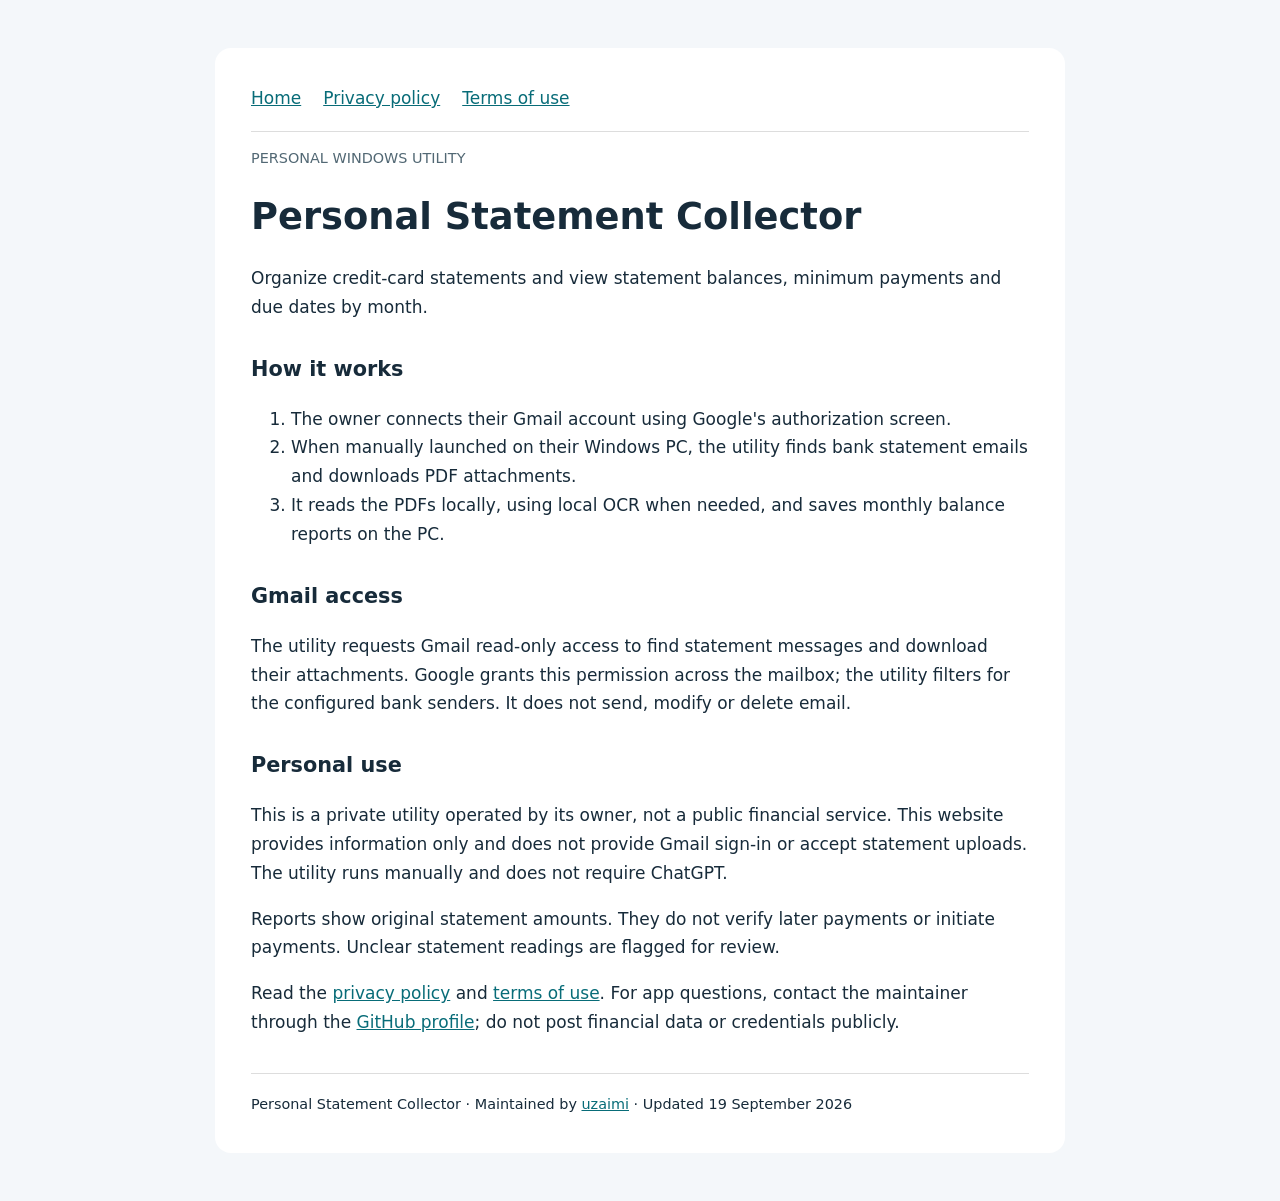
<file: index.html>
<!doctype html>
<html lang="en"><head><meta charset="utf-8"><meta name="viewport" content="width=device-width,initial-scale=1"><meta name="description" content="Personal Statement Collector: a local Windows utility for reading bank statement emails and organizing monthly balances."><title>Home | Personal Statement Collector</title><link rel="stylesheet" href="style.css"></head>
<body><main><nav aria-label="Main navigation"><a href="index.html">Home</a><a href="privacy.html">Privacy policy</a><a href="terms.html">Terms of use</a></nav><p class="tag">PERSONAL WINDOWS UTILITY</p><h1>Personal Statement Collector</h1><p>Organize credit-card statements and view statement balances, minimum payments and due dates by month.</p><h2>How it works</h2><ol><li>The owner connects their Gmail account using Google's authorization screen.</li><li>When manually launched on their Windows PC, the utility finds bank statement emails and downloads PDF attachments.</li><li>It reads the PDFs locally, using local OCR when needed, and saves monthly balance reports on the PC.</li></ol><h2>Gmail access</h2><p>The utility requests Gmail read-only access to find statement messages and download their attachments. Google grants this permission across the mailbox; the utility filters for the configured bank senders. It does not send, modify or delete email.</p><h2>Personal use</h2><p>This is a private utility operated by its owner, not a public financial service. This website provides information only and does not provide Gmail sign-in or accept statement uploads. The utility runs manually and does not require ChatGPT.</p><p>Reports show original statement amounts. They do not verify later payments or initiate payments. Unclear statement readings are flagged for review.</p><p>Read the <a href="privacy.html">privacy policy</a> and <a href="terms.html">terms of use</a>. For app questions, contact the maintainer through the <a href="https://github.com/uzaimi">GitHub profile</a>; do not post financial data or credentials publicly.</p><footer>Personal Statement Collector · Maintained by <a href="https://github.com/uzaimi">uzaimi</a> · Updated 19 September 2026</footer></main></body></html>
</file>
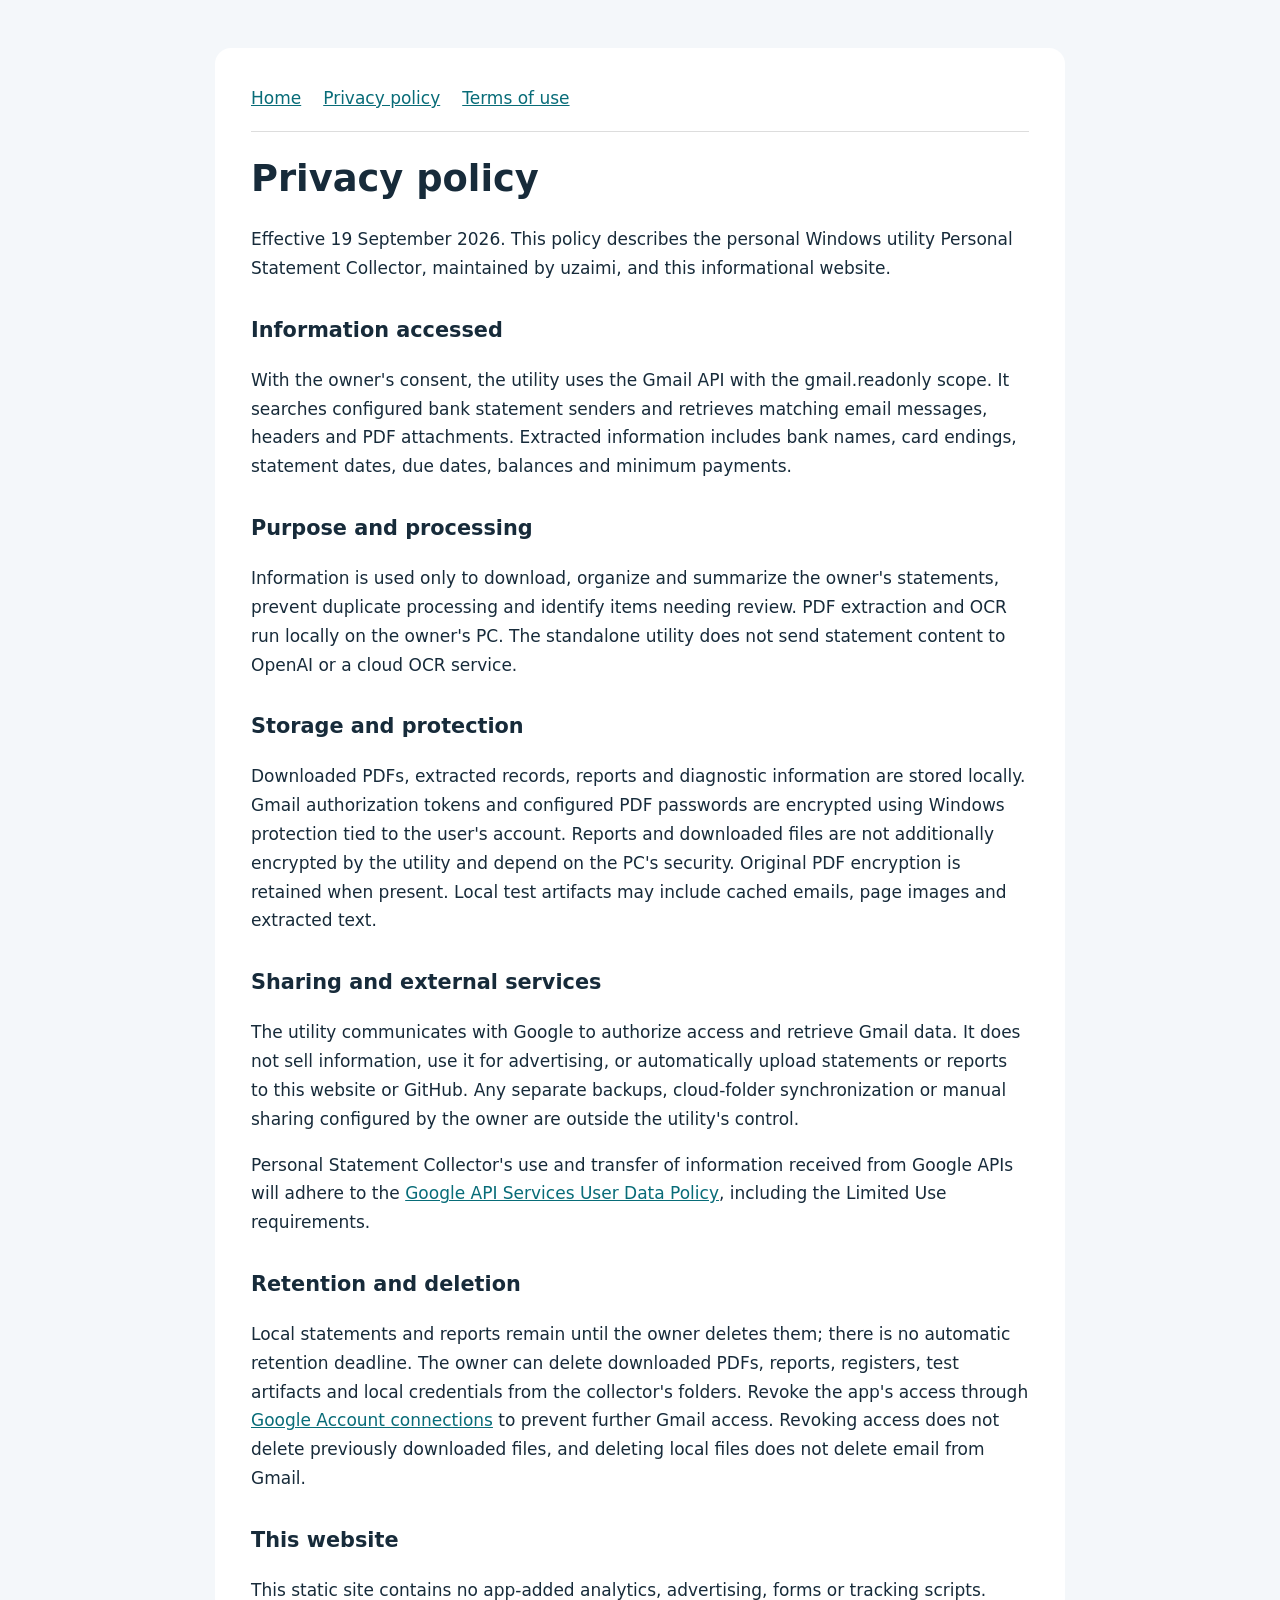
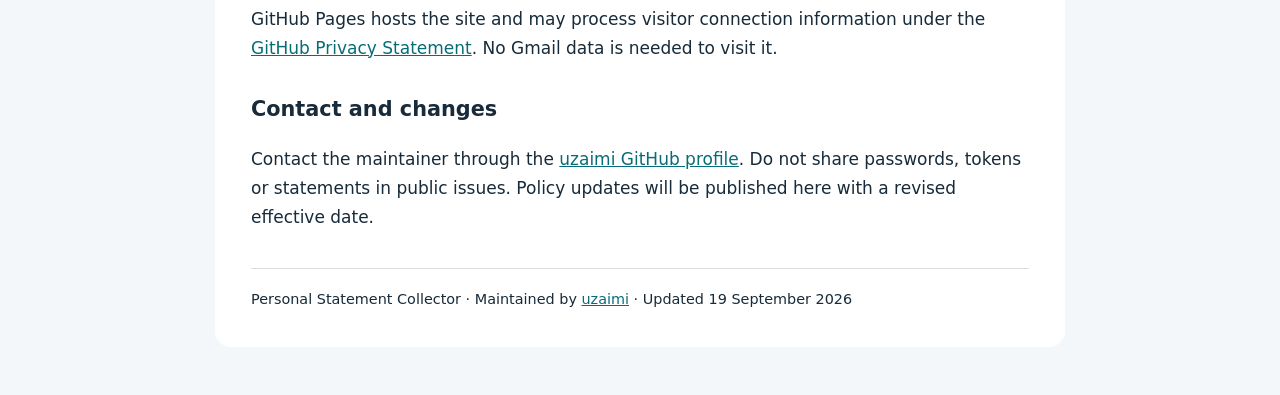
<file: privacy.html>
<!doctype html>
<html lang="en"><head><meta charset="utf-8"><meta name="viewport" content="width=device-width,initial-scale=1"><meta name="description" content="Personal Statement Collector: a local Windows utility for reading bank statement emails and organizing monthly balances."><title>Privacy policy | Personal Statement Collector</title><link rel="stylesheet" href="style.css"></head>
<body><main><nav aria-label="Main navigation"><a href="index.html">Home</a><a href="privacy.html">Privacy policy</a><a href="terms.html">Terms of use</a></nav><h1>Privacy policy</h1><p>Effective 19 September 2026. This policy describes the personal Windows utility Personal Statement Collector, maintained by uzaimi, and this informational website.</p><h2>Information accessed</h2><p>With the owner's consent, the utility uses the Gmail API with the gmail.readonly scope. It searches configured bank statement senders and retrieves matching email messages, headers and PDF attachments. Extracted information includes bank names, card endings, statement dates, due dates, balances and minimum payments.</p><h2>Purpose and processing</h2><p>Information is used only to download, organize and summarize the owner's statements, prevent duplicate processing and identify items needing review. PDF extraction and OCR run locally on the owner's PC. The standalone utility does not send statement content to OpenAI or a cloud OCR service.</p><h2>Storage and protection</h2><p>Downloaded PDFs, extracted records, reports and diagnostic information are stored locally. Gmail authorization tokens and configured PDF passwords are encrypted using Windows protection tied to the user's account. Reports and downloaded files are not additionally encrypted by the utility and depend on the PC's security. Original PDF encryption is retained when present. Local test artifacts may include cached emails, page images and extracted text.</p><h2>Sharing and external services</h2><p>The utility communicates with Google to authorize access and retrieve Gmail data. It does not sell information, use it for advertising, or automatically upload statements or reports to this website or GitHub. Any separate backups, cloud-folder synchronization or manual sharing configured by the owner are outside the utility's control.</p><p>Personal Statement Collector's use and transfer of information received from Google APIs will adhere to the <a href="https://developers.google.com/terms/api-services-user-data-policy">Google API Services User Data Policy</a>, including the Limited Use requirements.</p><h2>Retention and deletion</h2><p>Local statements and reports remain until the owner deletes them; there is no automatic retention deadline. The owner can delete downloaded PDFs, reports, registers, test artifacts and local credentials from the collector's folders. Revoke the app's access through <a href="https://myaccount.google.com/connections">Google Account connections</a> to prevent further Gmail access. Revoking access does not delete previously downloaded files, and deleting local files does not delete email from Gmail.</p><h2>This website</h2><p>This static site contains no app-added analytics, advertising, forms or tracking scripts. GitHub Pages hosts the site and may process visitor connection information under the <a href="https://docs.github.com/en/site-policy/privacy-policies/github-general-privacy-statement">GitHub Privacy Statement</a>. No Gmail data is needed to visit it.</p><h2>Contact and changes</h2><p>Contact the maintainer through the <a href="https://github.com/uzaimi">uzaimi GitHub profile</a>. Do not share passwords, tokens or statements in public issues. Policy updates will be published here with a revised effective date.</p><footer>Personal Statement Collector · Maintained by <a href="https://github.com/uzaimi">uzaimi</a> · Updated 19 September 2026</footer></main></body></html>
</file>
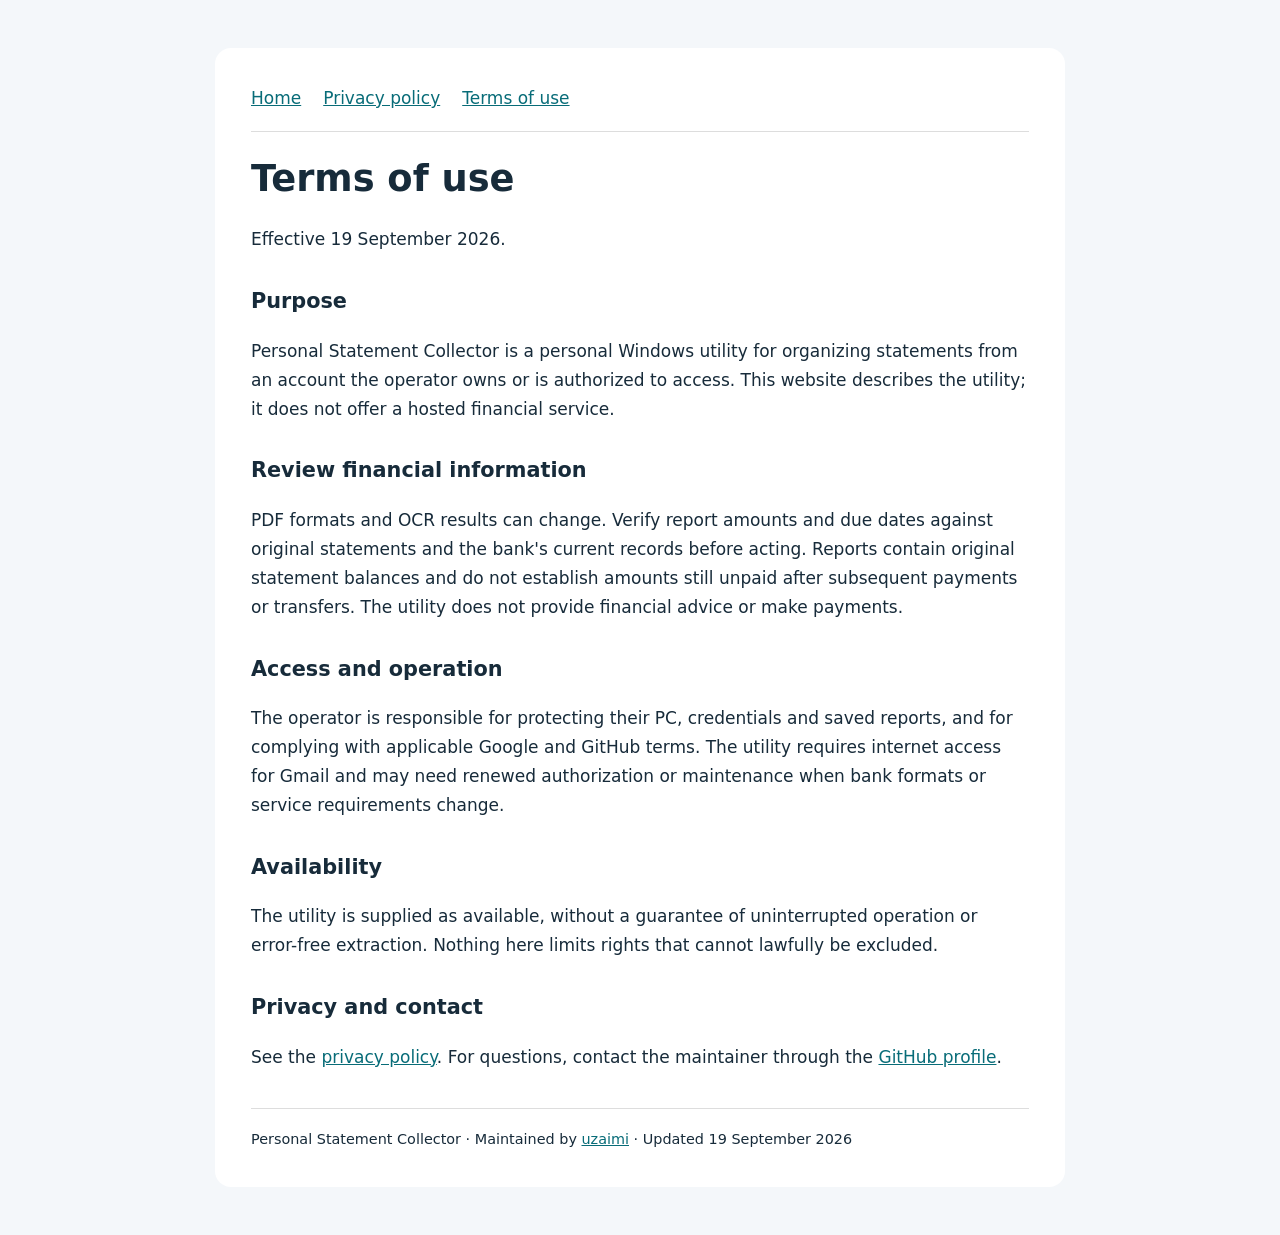
<file: terms.html>
<!doctype html>
<html lang="en"><head><meta charset="utf-8"><meta name="viewport" content="width=device-width,initial-scale=1"><meta name="description" content="Personal Statement Collector: a local Windows utility for reading bank statement emails and organizing monthly balances."><title>Terms of use | Personal Statement Collector</title><link rel="stylesheet" href="style.css"></head>
<body><main><nav aria-label="Main navigation"><a href="index.html">Home</a><a href="privacy.html">Privacy policy</a><a href="terms.html">Terms of use</a></nav><h1>Terms of use</h1><p>Effective 19 September 2026.</p><h2>Purpose</h2><p>Personal Statement Collector is a personal Windows utility for organizing statements from an account the operator owns or is authorized to access. This website describes the utility; it does not offer a hosted financial service.</p><h2>Review financial information</h2><p>PDF formats and OCR results can change. Verify report amounts and due dates against original statements and the bank's current records before acting. Reports contain original statement balances and do not establish amounts still unpaid after subsequent payments or transfers. The utility does not provide financial advice or make payments.</p><h2>Access and operation</h2><p>The operator is responsible for protecting their PC, credentials and saved reports, and for complying with applicable Google and GitHub terms. The utility requires internet access for Gmail and may need renewed authorization or maintenance when bank formats or service requirements change.</p><h2>Availability</h2><p>The utility is supplied as available, without a guarantee of uninterrupted operation or error-free extraction. Nothing here limits rights that cannot lawfully be excluded.</p><h2>Privacy and contact</h2><p>See the <a href="privacy.html">privacy policy</a>. For questions, contact the maintainer through the <a href="https://github.com/uzaimi">GitHub profile</a>.</p><footer>Personal Statement Collector · Maintained by <a href="https://github.com/uzaimi">uzaimi</a> · Updated 19 September 2026</footer></main></body></html>
</file>
<file: style.css>
*{box-sizing:border-box}body{margin:0;background:#f4f7fa;color:#172b3a;font:17px/1.7 system-ui,sans-serif}main{max-width:850px;margin:48px auto;padding:36px;background:white;border-radius:16px}nav{display:flex;gap:22px;flex-wrap:wrap;border-bottom:1px solid #ddd;padding-bottom:18px}a{color:#086c78}h1{font-size:2.3rem;line-height:1.2}h2{font-size:1.3rem;margin-top:30px}.tag{color:#526874;font-size:.9rem}footer{border-top:1px solid #ddd;margin-top:36px;padding-top:18px;font-size:.9rem}@media(max-width:600px){main{margin:0;padding:24px;border-radius:0}h1{font-size:2rem}}
</file>
